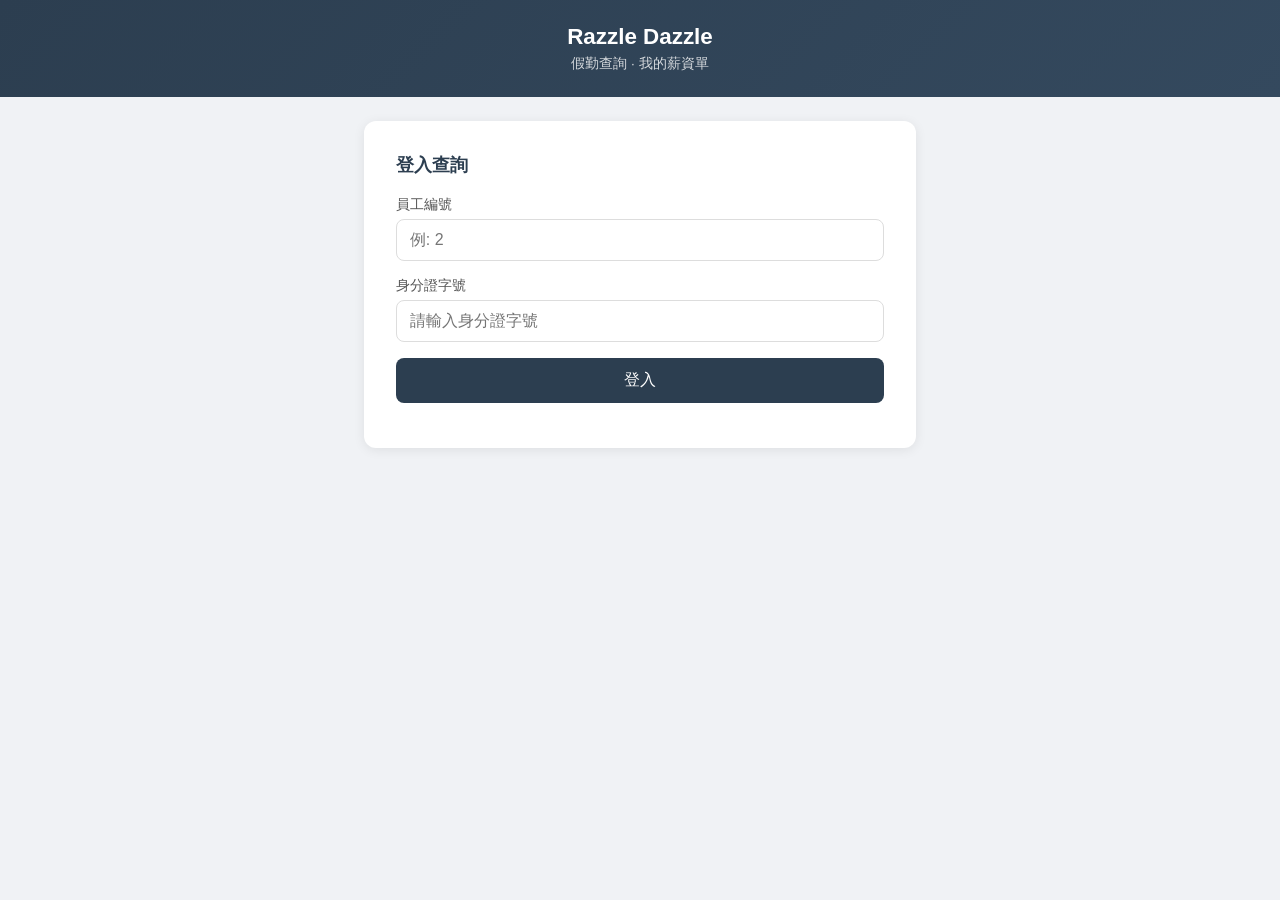
<file: index.html>
<!DOCTYPE html>
<html lang="zh-TW">
<head>
  <meta charset="UTF-8">
  <meta name="viewport" content="width=device-width, initial-scale=1.0">
  <title>Razzle Dazzle - 員工服務</title>
  <style>
    * { margin: 0; padding: 0; box-sizing: border-box; }

    body {
      font-family: -apple-system, BlinkMacSystemFont, 'Segoe UI', Roboto, sans-serif;
      background: #f0f2f5;
      color: #333;
      min-height: 100vh;
    }

    .header {
      background: linear-gradient(135deg, #2C3E50, #34495E);
      color: #fff;
      padding: 1.5rem;
      text-align: center;
    }
    .header h1 { font-size: 1.4rem; font-weight: 600; }
    .header p { font-size: 0.85rem; opacity: 0.8; margin-top: 0.3rem; }

    .container {
      max-width: 600px;
      margin: 0 auto;
      padding: 1.5rem;
    }

    /* Login */
    .login-card {
      background: #fff;
      border-radius: 12px;
      padding: 2rem;
      box-shadow: 0 2px 12px rgba(0,0,0,0.08);
    }
    .login-card h2 {
      font-size: 1.1rem;
      margin-bottom: 1.2rem;
      color: #2C3E50;
    }
    .form-group {
      margin-bottom: 1rem;
    }
    .form-group label {
      display: block;
      font-size: 0.85rem;
      font-weight: 500;
      margin-bottom: 0.3rem;
      color: #555;
    }
    .form-group input, .form-group select {
      width: 100%;
      padding: 0.7rem 0.8rem;
      border: 1.5px solid #ddd;
      border-radius: 8px;
      font-size: 1rem;
      transition: border-color 0.2s;
    }
    .form-group input:focus, .form-group select:focus {
      outline: none;
      border-color: #2C3E50;
    }
    .btn {
      width: 100%;
      padding: 0.75rem;
      background: #2C3E50;
      color: #fff;
      border: none;
      border-radius: 8px;
      font-size: 1rem;
      font-weight: 500;
      cursor: pointer;
      transition: background 0.2s;
    }
    .btn:hover { background: #34495E; }
    .btn:disabled {
      background: #95a5a6;
      cursor: not-allowed;
    }
    .btn-success {
      background: #27ae60;
    }
    .btn-success:hover { background: #219a52; }
    .btn-danger {
      background: #e74c3c;
      padding: 0.4rem 0.8rem;
      width: auto;
      font-size: 0.8rem;
      border-radius: 6px;
    }
    .btn-danger:hover { background: #c0392b; }
    .error-msg {
      color: #e74c3c;
      font-size: 0.85rem;
      margin-top: 0.8rem;
      text-align: center;
    }
    .success-msg {
      color: #27ae60;
      font-size: 0.85rem;
      margin-top: 0.8rem;
      text-align: center;
    }

    /* Dashboard */
    .dashboard { display: none; }
    .dashboard.active { display: block; }
    .login-section.hidden { display: none; }

    .welcome {
      display: flex;
      justify-content: space-between;
      align-items: center;
      margin-bottom: 1.2rem;
    }
    .welcome h2 {
      font-size: 1.1rem;
      color: #2C3E50;
    }
    .logout-btn {
      background: none;
      border: 1px solid #bdc3c7;
      color: #7f8c8d;
      padding: 0.3rem 0.8rem;
      border-radius: 6px;
      cursor: pointer;
      font-size: 0.8rem;
    }
    .logout-btn:hover {
      border-color: #e74c3c;
      color: #e74c3c;
    }

    /* Cards */
    .cards {
      display: grid;
      grid-template-columns: 1fr 1fr 1fr;
      gap: 0.8rem;
      margin-bottom: 1.2rem;
    }
    .card {
      background: #fff;
      border-radius: 10px;
      padding: 1rem;
      text-align: center;
      box-shadow: 0 1px 6px rgba(0,0,0,0.06);
    }
    .card .label {
      font-size: 0.75rem;
      color: #95a5a6;
      margin-bottom: 0.3rem;
    }
    .card .value {
      font-size: 1.5rem;
      font-weight: 700;
    }
    .card .sub {
      font-size: 0.7rem;
      color: #95a5a6;
      margin-top: 0.2rem;
    }
    .card.primary .value { color: #2C3E50; }
    .card.success .value { color: #27ae60; }
    .card.info .value { color: #2980b9; }

    /* Detail section */
    .section {
      background: #fff;
      border-radius: 10px;
      padding: 1.2rem;
      box-shadow: 0 1px 6px rgba(0,0,0,0.06);
      margin-bottom: 1rem;
    }
    .section h3 {
      font-size: 0.95rem;
      color: #2C3E50;
      margin-bottom: 0.8rem;
      padding-bottom: 0.5rem;
      border-bottom: 1px solid #ecf0f1;
    }
    .stat-row {
      display: flex;
      justify-content: space-between;
      padding: 0.5rem 0;
      font-size: 0.85rem;
      border-bottom: 1px solid #f5f5f5;
    }
    .stat-row:last-child { border-bottom: none; }
    .stat-row .stat-label { color: #7f8c8d; }
    .stat-row .stat-value { font-weight: 600; }

    /* Table */
    .leave-table {
      width: 100%;
      border-collapse: collapse;
      font-size: 0.82rem;
    }
    .leave-table th {
      background: #f8f9fa;
      padding: 0.5rem;
      text-align: left;
      font-weight: 500;
      color: #555;
      border-bottom: 2px solid #ecf0f1;
    }
    .leave-table td {
      padding: 0.5rem;
      border-bottom: 1px solid #f5f5f5;
    }
    .leave-table tr:last-child td { border-bottom: none; }

    .badge {
      display: inline-block;
      padding: 0.15rem 0.5rem;
      border-radius: 4px;
      font-size: 0.75rem;
      font-weight: 500;
    }
    .badge-annual { background: #ebf5fb; color: #2980b9; }
    .badge-carryover { background: #fef9e7; color: #f39c12; }
    .badge-comp-earn { background: #eafaf1; color: #27ae60; }
    .badge-comp-use { background: #fdedec; color: #e74c3c; }
    .badge-personal { background: #f5f5f5; color: #7f8c8d; }
    .badge-sick { background: #fdf2e9; color: #e67e22; }
    .badge-cancel { background: #fce4ec; color: #c62828; }
    .badge-pending { background: #fff3e0; color: #e65100; }
    .badge-approved { background: #e8f5e9; color: #2e7d32; }
    .badge-rejected { background: #ffebee; color: #c62828; }

    .empty-msg {
      text-align: center;
      color: #bdc3c7;
      padding: 1.5rem;
      font-size: 0.85rem;
    }

    /* Leave form */
    .leave-form {
      display: none;
    }
    .leave-form.active {
      display: block;
    }
    .form-row {
      display: grid;
      grid-template-columns: 1fr 1fr;
      gap: 0.8rem;
    }

    .refresh-btn {
      background: #3498db;
      color: #fff;
      border: none;
      padding: 0.3rem 0.8rem;
      border-radius: 6px;
      cursor: pointer;
      font-size: 0.8rem;
      margin-right: 0.5rem;
    }
    .refresh-btn:hover { background: #2980b9; }

    .toggle-btn {
      display: inline-block;
      background: #27ae60;
      color: #fff;
      border: none;
      padding: 0.5rem 1rem;
      border-radius: 8px;
      cursor: pointer;
      font-size: 0.85rem;
      margin-bottom: 1rem;
    }
    .toggle-btn:hover { background: #219a52; }

    @media (max-width: 480px) {
      .cards { grid-template-columns: 1fr 1fr; }
      .container { padding: 1rem; }
      .form-row { grid-template-columns: 1fr; }
    }

    [hidden] { display: none !important; }
    .service-tabs { display: grid; grid-template-columns: 1fr 1fr; gap: .6rem; margin-bottom: 1.2rem; }
    .service-tab { border: 1px solid #ccd5df; border-radius: 8px; padding: .85rem .5rem; background: #fff; color: #34495e; cursor: pointer; font: inherit; }
    .service-tab.active { color: #fff; background: #2c3e50; border-color: #2c3e50; }
    .service-tab:focus-visible, button:focus-visible { outline: 3px solid #66a3c5; outline-offset: 2px; }
    .section-hint { color: #647481; font-size: .84rem; line-height: 1.65; margin-bottom: 1rem; }
    #dashboardMessage:empty { display: none; }
    #dashboardMessage { margin-bottom: 1rem; }
    .payslip-list { display: grid; gap: .65rem; }
    .payslip-choice { display: block; width: 100%; border: 1px solid #dbe2e8; border-radius: 8px; background: #fff; text-align: left; padding: .9rem; color: #2c3e50; font: inherit; cursor: pointer; }
    .payslip-choice:hover, .payslip-choice.selected { border-color: #2c3e50; background: #f4f7fa; }
    .payslip-choice-line { display: flex; align-items: center; justify-content: space-between; gap: .5rem; margin-bottom: .5rem; }
    .payslip-choice small { display: block; color: #657582; font-size: .78rem; line-height: 1.6; }
    .payslip-choice .net { display: block; font-size: .98rem; font-weight: 600; margin-top: .5rem; }
    .version-latest { background: #e8f5e9; color: #2e7d32; white-space: nowrap; }
    .version-old { background: #fff3e0; color: #a34b00; white-space: nowrap; }
    .payslip-detail h2 { color: #2c3e50; font-size: 1.25rem; margin-bottom: .6rem; }
    .payslip-meta { font-size: .84rem; color: #647481; line-height: 1.8; margin-bottom: 1rem; }
    .version-warning { border-radius: 8px; background: #fff3e0; color: #894209; padding: .75rem; font-size: .85rem; line-height: 1.6; margin-bottom: 1rem; }
    .salary-group { margin: 1.1rem 0; }
    .salary-group h3 { margin-bottom: .3rem; }
    .salary-line { display: flex; justify-content: space-between; gap: 1rem; padding: .55rem 0; font-size: .87rem; border-bottom: 1px solid #f0f2f5; }
    .salary-line span:last-child { white-space: nowrap; font-variant-numeric: tabular-nums; }
    .salary-totals { background: #f4f7fa; border-radius: 8px; padding: .55rem .9rem; }
    .salary-totals .salary-net { color: #2c3e50; font-size: 1.12rem; font-weight: 700; border-bottom: 0; }
    .print-btn { margin-top: 1rem; }
    .table-scroll { overflow-x: auto; }
    #printNotice { display: none; }
    @media print {
      @page { size: A4; margin: 18mm; }
      body { background: white; color: #111; min-height: 0; }
      body > * { display: none !important; }
      body.printing-payslip > .container { display: block !important; width: 100%; max-width: none; padding: 0; margin: 0; }
      body.printing-payslip .container > * { display: none !important; }
      body.printing-payslip .container > #dashboard { display: block !important; }
      body.printing-payslip #dashboard > * { display: none !important; }
      body.printing-payslip #dashboard > #payslipPanel { display: block !important; }
      body.printing-payslip #payslipPanel > * { display: none !important; }
      body.printing-payslip #payslipPanel > #payslipDetail:not([hidden]) { display: block !important; box-shadow: none; padding: 0; border-radius: 0; }
      body.printing-payslip .print-btn { display: none !important; }
      .salary-group, .salary-totals { break-inside: avoid; }
      body:not(.printing-payslip) > #printNotice { display: block !important; }
    }
  </style>
</head>
<body>
  <div class="header">
    <h1>Razzle Dazzle</h1>
    <p>假勤查詢 · 我的薪資單</p>
  </div>

  <div class="container">
    <!-- Login -->
    <div class="login-section" id="loginSection">
      <div class="login-card">
        <h2>登入查詢</h2>
        <form id="loginForm">
          <div class="form-group">
            <label for="empId">員工編號</label>
            <input type="text" id="empId" placeholder="例: 2" inputmode="numeric" autocomplete="off" required>
          </div>
          <div class="form-group">
            <label for="birthday">身分證字號</label>
            <input type="password" id="birthday" placeholder="請輸入身分證字號" maxlength="10" autocomplete="off" autocapitalize="characters" spellcheck="false" required>
          </div>
          <button type="submit" class="btn" id="loginBtn">登入</button>
          <div class="error-msg" id="errorMsg" role="alert"></div>
        </form>
      </div>
    </div>

    <!-- Dashboard -->
    <div class="dashboard" id="dashboard">
      <div class="welcome">
        <h2 id="welcomeName"></h2>
        <div>
          <button class="refresh-btn" id="refreshBtn">重新整理</button>
          <button class="logout-btn" id="logoutBtn">登出</button>
        </div>
      </div>

      <div class="service-tabs" role="tablist" aria-label="員工服務">
        <button type="button" id="leaveTab" role="tab" aria-selected="true" aria-controls="leavePanel" class="service-tab active">假勤查詢</button>
        <button type="button" id="payslipTab" role="tab" aria-selected="false" aria-controls="payslipPanel" class="service-tab">我的薪資單</button>
      </div>
      <p id="dashboardMessage" class="error-msg" role="alert"></p>
      <div id="leavePanel" role="tabpanel" aria-labelledby="leaveTab">
      <!-- Summary cards -->
      <div class="cards">
        <div class="card primary">
          <div class="label">特休應有</div>
          <div class="value" id="totalDays">-</div>
          <div class="sub">天</div>
        </div>
        <div class="card success">
          <div class="label">特休剩餘</div>
          <div class="value" id="remainDays">-</div>
          <div class="sub">天</div>
        </div>
        <div class="card info">
          <div class="label">補休剩餘</div>
          <div class="value" id="compDays">-</div>
          <div class="sub">天</div>
        </div>
      </div>

      <!-- Leave request button -->
      <button class="toggle-btn" id="toggleLeaveForm">+ 申請假單</button>

      <!-- Leave request form -->
      <div class="section leave-form" id="leaveForm">
        <h3>申請假單</h3>
        <form id="submitLeaveForm">
          <div class="form-row">
            <div class="form-group">
              <label>日期</label>
              <input type="date" id="leaveDate" required>
            </div>
            <div class="form-group">
              <label>天數</label>
              <input type="number" id="leaveDays" value="1" min="0.5" max="30" step="0.5" required>
            </div>
          </div>
          <div class="form-group">
            <label>假別</label>
            <select id="leaveType" required>
              <option value="">請選擇</option>
              <option value="特休">特休</option>
              <option value="結轉特休">結轉特休</option>
              <option value="補休(使用)">補休(使用)</option>
              <option value="事假">事假</option>
              <option value="病假">病假</option>
            </select>
          </div>
          <div class="form-group">
            <label>備註</label>
            <input type="text" id="leaveNote" placeholder="選填">
          </div>
          <button type="submit" class="btn btn-success" id="submitLeaveBtn">送出假單</button>
          <div class="error-msg" id="leaveErrorMsg"></div>
          <div class="success-msg" id="leaveSuccessMsg"></div>
        </form>
      </div>

      <!-- Detail stats -->
      <div class="section">
        <h3>特休明細</h3>
        <div class="stat-row">
          <span class="stat-label">本年特休</span>
          <span class="stat-value" id="annualTotal">-</span>
        </div>
        <div class="stat-row">
          <span class="stat-label">已使用</span>
          <span class="stat-value" id="annualUsed">-</span>
        </div>
        <div class="stat-row">
          <span class="stat-label">剩餘</span>
          <span class="stat-value" id="annualRemain">-</span>
        </div>
      </div>

      <div class="section">
        <h3>結轉</h3>
        <div class="stat-row">
          <span class="stat-label">前年結轉天數</span>
          <span class="stat-value" id="carryTotal">-</span>
        </div>
        <div class="stat-row">
          <span class="stat-label">結轉狀態</span>
          <span class="stat-value" id="carryStatus">-</span>
        </div>
        <div class="stat-row">
          <span class="stat-label">結轉已使用</span>
          <span class="stat-value" id="carryUsed">-</span>
        </div>
        <div class="stat-row">
          <span class="stat-label">結轉剩餘</span>
          <span class="stat-value" id="carryRemain">-</span>
        </div>
      </div>

      <div class="section">
        <h3>補休</h3>
        <div class="stat-row">
          <span class="stat-label">本年獲得</span>
          <span class="stat-value" id="compEarned">-</span>
        </div>
        <div class="stat-row">
          <span class="stat-label">已使用</span>
          <span class="stat-value" id="compUsed">-</span>
        </div>
        <div class="stat-row">
          <span class="stat-label">剩餘</span>
          <span class="stat-value" id="compRemain">-</span>
        </div>
      </div>

      <!-- Leave details table -->
      <div class="section">
        <h3>請假記錄</h3>
        <div id="leaveTableContainer"></div>
      </div>
      </div>
      <div id="payslipPanel" role="tabpanel" aria-labelledby="payslipTab" hidden>
        <div class="section payslip-browser">
          <h3>我的薪資單</h3>
          <p class="section-hint">這裡只顯示主管已確認發布的薪資單。修改後會保留歷史版本，請以標示「最新版本」的內容為準。</p>
          <div class="form-group">
            <label for="payslipMonth">薪資月份</label>
            <select id="payslipMonth" disabled><option value="">尚未載入</option></select>
          </div>
          <p id="payslipStatus" class="section-hint" role="status" aria-live="polite"></p>
          <div id="payslipList" class="payslip-list"></div>
        </div>
        <div id="payslipDetail" class="section payslip-detail" aria-live="polite" hidden></div>
      </div>
    </div>
  </div>
  <p id="printNotice">請登入後開啟薪資單，再按「列印／另存 PDF」。</p>

  <script>
    // Google Apps Script Web App URL
    var API_URL = 'https://script.google.com/macros/s/AKfycbxRaMP48S16xmZGdvPxNm2YIH_pO1rebHh_tqnngD4XWPC-9Vq39NlQ8kupKuuiKV3W/exec';

    // 身分證僅用於登入。登入後只在目前分頁的記憶體保留短效 session。
    var currentSession = null;
    var sessionEpoch = 0;
    var sessionTimer = null;
    var activeRequests = new Set();
    var activeTab = 'leave';
    var payslips = [];
    var payslipsLoaded = false;
    var selectedPayslip = null;
    var listRequestId = 0;
    var detailRequestId = 0;
    var leaveMutationPending = false;
    var profileRequestId = 0;
    var loginForm = document.getElementById('loginForm');
    var loginSection = document.getElementById('loginSection');
    var dashboard = document.getElementById('dashboard');
    var errorMsg = document.getElementById('errorMsg');
    var loginBtn = document.getElementById('loginBtn');
    var logoutBtn = document.getElementById('logoutBtn');
    var refreshBtn = document.getElementById('refreshBtn');
    var toggleLeaveForm = document.getElementById('toggleLeaveForm');
    var leaveForm = document.getElementById('leaveForm');
    var submitLeaveForm = document.getElementById('submitLeaveForm');
    var payslipMonth = document.getElementById('payslipMonth');
    var payslipList = document.getElementById('payslipList');
    var payslipStatus = document.getElementById('payslipStatus');
    var payslipDetail = document.getElementById('payslipDetail');
    var statIds = ['totalDays', 'remainDays', 'compDays', 'annualTotal', 'annualUsed', 'annualRemain',
      'carryTotal', 'carryStatus', 'carryUsed', 'carryRemain', 'compEarned', 'compUsed', 'compRemain'];

    function element(tag, className, text) {
      var node = document.createElement(tag);
      if (className) node.className = className;
      if (text !== undefined) node.textContent = String(text);
      return node;
    }
    function uiError(message, code) {
      var error = new Error(message);
      error.code = code || '';
      return error;
    }
    function isStale(error) { return error && (error.code === 'STALE' || error.code === 'AUTH_REQUIRED'); }
    function sessionIsCurrent(epoch) { return !!currentSession && sessionEpoch === epoch; }
    function expiryMillis(value) {
      if (typeof value === 'number') return value < 1e12 ? value * 1000 : value;
      return Date.parse(value);
    }
    function sessionExpired() { return !currentSession || Date.now() >= currentSession.expiresAt; }

    async function callAPI(data, independent) {
      var controller = new AbortController();
      var timeout = setTimeout(function() { controller.abort(); }, 45000);
      if (!independent) activeRequests.add(controller);
      try {
        var response = await fetch(API_URL, {
          method: 'POST', headers: { 'Content-Type': 'text/plain' },
          body: JSON.stringify(data), redirect: 'follow', cache: 'no-store', signal: controller.signal
        });
        if (!response.ok) throw uiError('服務暫時無法連線，請稍後再試。');
        var json;
        try { json = await response.json(); }
        catch (error) { throw uiError('系統回應格式不符，請聯絡管理者確認新版服務已部署。', 'API_VERSION'); }
        if (!json || typeof json !== 'object') throw uiError('系統回應格式不符，請聯絡管理者。', 'API_VERSION');
        return json;
      } catch (error) {
        if (error.name === 'AbortError') throw uiError('連線逾時或已取消，請稍後重新整理。');
        if (error instanceof TypeError) throw uiError('網路連線失敗，請確認網路後再試。');
        throw error;
      } finally {
        clearTimeout(timeout);
        activeRequests.delete(controller);
      }
    }

    async function sessionAPI(action, values) {
      var epoch = sessionEpoch;
      if (sessionExpired()) {
        clearSession('登入已逾時，請重新登入。');
        throw uiError('登入已逾時，請重新登入。', 'AUTH_REQUIRED');
      }
      var token = currentSession.token;
      var json;
      try { json = await callAPI(Object.assign({}, values || {}, { action: action, session_token: token })); }
      catch (error) {
        if (!sessionIsCurrent(epoch)) throw uiError('已取消舊的查詢。', 'STALE');
        throw error;
      }
      if (!sessionIsCurrent(epoch)) throw uiError('已取消舊的查詢。', 'STALE');
      if (sessionExpired()) {
        clearSession('登入已逾時，請重新登入。');
        throw uiError('請重新登入。', 'AUTH_REQUIRED');
      }
      if (json.error || json.success === false) {
        if (json.code === 'AUTH_REQUIRED') {
          clearSession('登入已逾時或已登出，請重新登入。');
          throw uiError('請重新登入。', 'AUTH_REQUIRED');
        }
        throw uiError(json.error || '系統暫時無法處理，請稍後再試。', json.code);
      }
      if (!json.data || typeof json.data !== 'object') {
        throw uiError('目前後端尚未提供這個功能，請聯絡管理者完成新版服務部署。', 'API_VERSION');
      }
      return json;
    }

    function clearPayslipDetail() {
      detailRequestId++;
      selectedPayslip = null;
      payslipDetail.replaceChildren();
      payslipDetail.hidden = true;
      document.body.classList.remove('printing-payslip');
    }

    function clearSession(message) {
      sessionEpoch++;
      clearTimeout(sessionTimer);
      sessionTimer = null;
      currentSession = null;
      activeRequests.forEach(function(controller) { controller.abort(); });
      activeRequests.clear();
      listRequestId++;
      profileRequestId++;
      clearPayslipDetail();
      payslips = [];
      payslipsLoaded = false;
      payslipList.replaceChildren();
      payslipMonth.replaceChildren(element('option', '', '尚未載入'));
      payslipMonth.disabled = true;
      payslipStatus.textContent = '';
      document.getElementById('welcomeName').textContent = '';
      document.getElementById('leaveTableContainer').replaceChildren();
      statIds.forEach(function(id) { document.getElementById(id).textContent = '-'; });
      ['dashboardMessage', 'leaveErrorMsg', 'leaveSuccessMsg'].forEach(function(id) { document.getElementById(id).textContent = ''; });
      loginForm.reset();
      submitLeaveForm.reset();
      leaveForm.classList.remove('active');
      toggleLeaveForm.textContent = '+ 申請假單';
      leaveMutationPending = false;
      document.getElementById('submitLeaveBtn').disabled = false;
      document.getElementById('submitLeaveBtn').textContent = '送出假單';
      refreshBtn.disabled = false;
      refreshBtn.textContent = '重新整理';
      loginBtn.disabled = false;
      loginBtn.textContent = '登入';
      loginSection.classList.remove('hidden');
      dashboard.classList.remove('active');
      showTab('leave', false);
      errorMsg.textContent = message || '';
    }

    function installSession(data) {
      var expiresAt = expiryMillis(data.session_expires_at);
      if (!data.session_token || !data.emp_id || !Number.isFinite(expiresAt) || expiresAt <= Date.now()) {
        throw uiError('目前後端尚未更新安全登入功能，請聯絡管理者完成新版服務部署。', 'API_VERSION');
      }
      currentSession = { token: String(data.session_token), empId: String(data.emp_id), expiresAt: expiresAt };
      var epoch = sessionEpoch;
      clearTimeout(sessionTimer);
      sessionTimer = setTimeout(function() {
        if (sessionIsCurrent(epoch)) clearSession('登入已逾時，請重新登入。');
      }, Math.min(expiresAt - Date.now(), 2147483647));
    }

    loginForm.addEventListener('submit', async function(event) {
      event.preventDefault();
      if (loginBtn.disabled) return;
      var empId = document.getElementById('empId').value.trim();
      var credential = document.getElementById('birthday').value.trim();
      if (!empId || !credential) { errorMsg.textContent = '請輸入員工編號與身分證字號。'; return; }
      clearSession();
      document.getElementById('empId').value = empId;
      var epoch = sessionEpoch;
      loginBtn.disabled = true;
      loginBtn.textContent = '登入中...';
      var request = callAPI({ action: 'login', emp_id: empId, birthday: credential });
      credential = '';
      try {
        var json = await request;
        if (sessionEpoch !== epoch) return;
        if (json.error || json.success === false) throw uiError(json.error || '登入失敗，請重新確認。', json.code);
        installSession(json.data || {});
        renderDashboard(json.data);
        document.getElementById('empId').value = '';
      } catch (error) {
        if (sessionEpoch === epoch) clearSession(error.message || '登入失敗，請稍後再試。');
      } finally {
        if (sessionEpoch === epoch) {
          loginBtn.disabled = false;
          loginBtn.textContent = '登入';
        }
      }
    });

    logoutBtn.addEventListener('click', function() {
      var token = currentSession && currentSession.token;
      clearSession('已登出。');
      // 即使立即登入另一個帳號，也讓前一個 session 的撤銷請求完成。
      if (token) callAPI({ action: 'logout', session_token: token }, true).catch(function() {});
    });

    function showTab(tab, shouldLoad) {
      activeTab = tab;
      ['leave', 'payslip'].forEach(function(name) {
        var isSelected = tab === name;
        var button = document.getElementById(name + 'Tab');
        button.classList.toggle('active', isSelected);
        button.setAttribute('aria-selected', isSelected ? 'true' : 'false');
        document.getElementById(name + 'Panel').hidden = !isSelected;
      });
      if (tab === 'payslip' && shouldLoad !== false && !payslipsLoaded) loadPayslips();
    }
    document.getElementById('leaveTab').addEventListener('click', function() { showTab('leave'); });
    document.getElementById('payslipTab').addEventListener('click', function() { showTab('payslip'); });

    refreshBtn.addEventListener('click', async function() {
      if (refreshBtn.disabled) return;
      var epoch = sessionEpoch;
      refreshBtn.disabled = true;
      refreshBtn.textContent = '更新中...';
      document.getElementById('dashboardMessage').textContent = '';
      try {
        if (activeTab === 'payslip') await loadPayslips();
        else {
          var requestId = ++profileRequestId;
          var json = await sessionAPI('session_profile');
          if (sessionIsCurrent(epoch) && requestId === profileRequestId) renderDashboard(json.data);
        }
      } catch (error) {
        if (sessionIsCurrent(epoch) && !isStale(error)) document.getElementById('dashboardMessage').textContent = error.message;
      } finally {
        if (sessionIsCurrent(epoch)) { refreshBtn.disabled = false; refreshBtn.textContent = '重新整理'; }
      }
    });

    toggleLeaveForm.addEventListener('click', function() {
      leaveForm.classList.toggle('active');
      toggleLeaveForm.textContent = leaveForm.classList.contains('active') ? '✕ 取消' : '+ 申請假單';
    });
    submitLeaveForm.addEventListener('submit', async function(event) {
      event.preventDefault();
      if (leaveMutationPending) return;
      var epoch = sessionEpoch;
      var leaveErrorMsg = document.getElementById('leaveErrorMsg');
      var leaveSuccessMsg = document.getElementById('leaveSuccessMsg');
      var submitBtn = document.getElementById('submitLeaveBtn');
      leaveErrorMsg.textContent = '';
      leaveSuccessMsg.textContent = '';
      leaveMutationPending = true;
      submitBtn.disabled = true;
      submitBtn.textContent = '送出中...';
      var requestId = ++profileRequestId;
      try {
        var json = await sessionAPI('submit_leave', {
          date: document.getElementById('leaveDate').value,
          leave_type: document.getElementById('leaveType').value,
          days: parseFloat(document.getElementById('leaveDays').value),
          note: document.getElementById('leaveNote').value
        });
        if (!sessionIsCurrent(epoch)) return;
        if (requestId === profileRequestId) renderDashboard(json.data);
        leaveSuccessMsg.textContent = json.message || '假單已送出，等待審核！';
        submitLeaveForm.reset();
      } catch (error) {
        if (sessionIsCurrent(epoch) && !isStale(error)) leaveErrorMsg.textContent = error.message + ' 若不確定是否已送出，請先重新整理確認。';
      } finally {
        if (sessionIsCurrent(epoch)) {
          leaveMutationPending = false;
          submitBtn.disabled = false;
          submitBtn.textContent = '送出假單';
        }
      }
    });

    async function cancelLeave(detail, button) {
      if (leaveMutationPending || !confirm('確定要撤回這筆 ' + detail.type + '（' + detail.date + '）嗎？')) return;
      var epoch = sessionEpoch;
      var requestId = ++profileRequestId;
      leaveMutationPending = true;
      button.disabled = true;
      document.getElementById('dashboardMessage').textContent = '';
      try {
        var json = await sessionAPI('withdraw_leave', { date: detail.date, leave_type: detail.type, days: detail.days });
        if (sessionIsCurrent(epoch) && requestId === profileRequestId) renderDashboard(json.data);
      } catch (error) {
        if (sessionIsCurrent(epoch) && !isStale(error)) document.getElementById('dashboardMessage').textContent = error.message + ' 請重新整理確認假單狀態。';
      } finally {
        if (sessionIsCurrent(epoch)) { leaveMutationPending = false; button.disabled = false; }
      }
    }

    function renderDashboard(data) {
      if (!currentSession || !data || !data.annual_leave) throw uiError('假勤資料格式不符，請聯絡管理者。');
      if (data.emp_id !== undefined && String(data.emp_id) !== currentSession.empId) {
        clearSession('帳號資料不一致，請重新登入。');
        throw uiError('請重新登入。', 'AUTH_REQUIRED');
      }
      loginSection.classList.add('hidden');
      dashboard.classList.add('active');
      var al = data.annual_leave;
      document.getElementById('welcomeName').textContent = data.name + '，你好';
      var values = {
        totalDays: al.total, remainDays: al.remaining, compDays: al.comp_remaining,
        annualTotal: al.total + ' 天', annualUsed: al.used + ' 天', annualRemain: al.remaining + ' 天',
        carryTotal: al.carryover_total + ' 天', carryStatus: al.carryover_valid ? '有效（6/30 前）' : '已過期',
        carryUsed: al.carryover_used + ' 天', carryRemain: al.carryover_remaining + ' 天',
        compEarned: al.comp_earned + ' 天', compUsed: al.comp_used + ' 天', compRemain: al.comp_remaining + ' 天'
      };
      Object.keys(values).forEach(function(id) { document.getElementById(id).textContent = values[id]; });
      renderLeaveTable(al.details);
    }

    function getBadgeClass(type) {
      return ({ '特休': 'badge-annual', '結轉特休': 'badge-carryover', '補休(獲得)': 'badge-comp-earn',
        '補休(使用)': 'badge-comp-use', '事假': 'badge-personal', '病假': 'badge-sick' })[type] || 'badge-personal';
    }
    function renderLeaveTable(details) {
      var container = document.getElementById('leaveTableContainer');
      container.replaceChildren();
      if (!Array.isArray(details) || !details.length) {
        container.appendChild(element('div', 'empty-msg', '本年度無請假記錄'));
        return;
      }
      var scroll = element('div', 'table-scroll');
      var table = element('table', 'leave-table');
      var head = element('thead');
      var headRow = element('tr');
      ['日期', '假別', '天數', '狀態', '備註', '操作'].forEach(function(title) { headRow.appendChild(element('th', '', title)); });
      head.appendChild(headRow);
      table.appendChild(head);
      var body = element('tbody');
      details.forEach(function(detail) {
        var row = element('tr');
        row.appendChild(element('td', '', detail.date || ''));
        var typeCell = element('td');
        typeCell.appendChild(element('span', 'badge ' + getBadgeClass(detail.type), detail.type || ''));
        row.appendChild(typeCell);
        row.appendChild(element('td', '', detail.days));
        var statusCell = element('td');
        var statusClass = ({ '待審核': 'badge-pending', '核准': 'badge-approved', '駁回': 'badge-rejected', '已撤回': 'badge-personal' })[detail.status] || 'badge-personal';
        statusCell.appendChild(element('span', 'badge ' + statusClass, detail.status || ''));
        row.appendChild(statusCell);
        row.appendChild(element('td', '', detail.note || ''));
        var action = element('td');
        if (detail.days > 0 && detail.status === '待審核') {
          var button = element('button', 'btn btn-danger', '撤回');
          button.type = 'button';
          button.addEventListener('click', function() { cancelLeave(detail, button); });
          action.appendChild(button);
        } else if (detail.days < 0) action.textContent = '已取消';
        row.appendChild(action);
        body.appendChild(row);
      });
      table.appendChild(body);
      scroll.appendChild(table);
      container.appendChild(scroll);
    }

    function formatNumber(value) {
      return Number.isFinite(value) ? value.toLocaleString('zh-TW', { maximumFractionDigits: 20 }) : '—';
    }
    function formatPublished(value) {
      var date = new Date(value);
      if (!Number.isFinite(date.getTime())) return '時間待確認';
      return date.toLocaleString('zh-TW', { timeZone: 'Asia/Taipei', hour12: false,
        year: 'numeric', month: '2-digit', day: '2-digit', hour: '2-digit', minute: '2-digit' });
    }
    function versionBadge(isLatest) {
      return element('span', 'badge ' + (isLatest ? 'version-latest' : 'version-old'), isLatest ? '最新版本' : '歷史版本');
    }
    async function loadPayslips() {
      var epoch = sessionEpoch;
      var requestId = ++listRequestId;
      var previousMonth = payslipMonth.value;
      clearPayslipDetail();
      payslips = [];
      payslipsLoaded = false;
      payslipList.replaceChildren();
      payslipMonth.disabled = true;
      payslipMonth.replaceChildren(element('option', '', '載入中…'));
      payslipStatus.textContent = '正在讀取已發布的薪資單…';
      try {
        var json = await sessionAPI('payslip_list');
        if (!sessionIsCurrent(epoch) || requestId !== listRequestId) return;
        if (!Array.isArray(json.data.payslips)) throw uiError('目前後端尚未提供薪資單查詢，請聯絡管理者完成新版服務部署。', 'API_VERSION');
        payslips = json.data.payslips.filter(function(item) {
          return item && typeof item.id === 'string' && /^\d{4}-\d{2}$/.test(item.month) &&
            Number.isInteger(item.version) && item.version > 0 && Number.isFinite(item.net) && typeof item.is_latest === 'boolean';
        }).sort(function(a, b) { return b.month.localeCompare(a.month) || b.version - a.version; });
        if (payslips.length !== json.data.payslips.length) throw uiError('薪資單清單資料不完整，請聯絡管理者確認。');
        payslipsLoaded = true;
        payslipMonth.replaceChildren();
        var months = Array.from(new Set(payslips.map(function(item) { return item.month; })));
        if (!months.length) {
          payslipMonth.appendChild(element('option', '', '尚無已發布薪資單'));
          payslipStatus.textContent = '目前沒有已發布的薪資單。主管確認發布後，就會顯示在這裡。';
          return;
        }
        months.forEach(function(month) {
          var option = element('option', '', month.replace('-', ' 年 ') + ' 月');
          option.value = month;
          payslipMonth.appendChild(option);
        });
        payslipMonth.value = months.indexOf(previousMonth) >= 0 ? previousMonth : months[0];
        payslipMonth.disabled = false;
        renderPayslipList();
      } catch (error) {
        if (sessionIsCurrent(epoch) && requestId === listRequestId && !isStale(error)) {
          payslips = [];
          payslipsLoaded = false;
          payslipMonth.replaceChildren(element('option', '', '讀取失敗'));
          payslipStatus.textContent = error.message + ' 可按上方「重新整理」重試。';
        }
      }
    }
    payslipMonth.addEventListener('change', function() { clearPayslipDetail(); renderPayslipList(); });

    function renderPayslipList() {
      payslipList.replaceChildren();
      var visible = payslips.filter(function(item) { return item.month === payslipMonth.value; });
      payslipStatus.textContent = visible.length ? '共 ' + visible.length + ' 個已發布版本，點選查看明細。' : '這個月份沒有已發布的薪資單。';
      visible.forEach(function(item) {
        var button = element('button', 'payslip-choice' + (selectedPayslip && selectedPayslip.id === item.id ? ' selected' : ''));
        button.type = 'button';
        button.setAttribute('aria-label', item.month + ' 第 ' + item.version + ' 版，' + (item.is_latest ? '最新版本' : '歷史版本'));
        var line = element('div', 'payslip-choice-line');
        line.appendChild(element('strong', '', item.month + ' · 第 ' + item.version + ' 版'));
        line.appendChild(versionBadge(item.is_latest));
        button.appendChild(line);
        button.appendChild(element('small', '', '發布時間：' + formatPublished(item.published_at)));
        button.appendChild(element('span', 'net', '實領金額 NT$ ' + formatNumber(item.net)));
        button.addEventListener('click', function() { loadPayslip(item.id); });
        payslipList.appendChild(button);
      });
    }

    function validatePayslip(data) {
      var snapshot = data && data.snapshot;
      return data && typeof data.id === 'string' && typeof data.is_latest === 'boolean' &&
        Number.isInteger(data.version) && data.version > 0 && snapshot && snapshot.schema_version === 1 &&
        snapshot.employee && currentSession && String(snapshot.employee.id) === currentSession.empId &&
        /^\d{4}-\d{2}$/.test(snapshot.month) && snapshot.month === data.month && snapshot.currency === 'TWD' &&
        Array.isArray(snapshot.items) && snapshot.items.every(function(item) {
          return item && ['earning', 'deduction', 'info'].indexOf(item.kind) >= 0 &&
            typeof item.label === 'string' && Number.isFinite(item.value) && ['元', '小時', '天'].indexOf(item.unit) >= 0;
        }) && snapshot.totals && ['gross', 'deductions', 'net'].every(function(key) { return Number.isFinite(snapshot.totals[key]); });
    }
    async function loadPayslip(id) {
      var epoch = sessionEpoch;
      clearPayslipDetail();
      var requestId = detailRequestId;
      payslipDetail.hidden = false;
      payslipDetail.appendChild(element('p', 'section-hint', '正在讀取薪資明細…'));
      try {
        var json = await sessionAPI('payslip_get', { id: id });
        if (!sessionIsCurrent(epoch) || requestId !== detailRequestId) return;
        if (json.data.id !== id || !validatePayslip(json.data)) throw uiError('薪資單資料不完整或帳號不一致，請重新整理；若仍出現，請聯絡管理者。');
        selectedPayslip = json.data;
        renderPayslipList();
        renderPayslipDetail(json.data);
      } catch (error) {
        if (sessionIsCurrent(epoch) && requestId === detailRequestId && !isStale(error)) {
          payslipDetail.replaceChildren(element('p', 'error-msg', error.message));
        }
      }
    }

    function salaryLine(label, value, className) {
      var row = element('div', 'salary-line' + (className ? ' ' + className : ''));
      row.appendChild(element('span', '', label));
      row.appendChild(element('span', '', value));
      return row;
    }
    function renderPayslipDetail(data) {
      var snapshot = data.snapshot;
      payslipDetail.replaceChildren();
      payslipDetail.hidden = false;
      payslipDetail.appendChild(element('h2', '', 'Razzle Dazzle · ' + snapshot.month + ' 薪資單'));
      var meta = element('div', 'payslip-meta');
      meta.appendChild(element('div', '', snapshot.employee.name + ' · 員工編號 ' + snapshot.employee.id));
      meta.appendChild(element('div', '', '第 ' + data.version + ' 版 · 發布時間 ' + formatPublished(data.published_at)));
      meta.appendChild(versionBadge(data.is_latest));
      payslipDetail.appendChild(meta);
      if (!data.is_latest) payslipDetail.appendChild(element('p', 'version-warning', '這是歷史版本，僅供核對修改紀錄。當月薪資請以最新版本為準。'));
      [{ kind: 'earning', title: '應發項目' }, { kind: 'deduction', title: '扣款項目' }, { kind: 'info', title: '工時與其他資訊' }].forEach(function(group) {
        var section = element('div', 'salary-group');
        section.appendChild(element('h3', '', group.title));
        snapshot.items.filter(function(item) { return item.kind === group.kind; }).forEach(function(item) {
          section.appendChild(salaryLine(item.label, formatNumber(item.value) + ' ' + item.unit));
        });
        payslipDetail.appendChild(section);
      });
      var totals = element('div', 'salary-totals');
      totals.appendChild(salaryLine('應發合計', 'NT$ ' + formatNumber(snapshot.totals.gross)));
      totals.appendChild(salaryLine('扣款合計', 'NT$ ' + formatNumber(snapshot.totals.deductions)));
      totals.appendChild(salaryLine('實領金額', 'NT$ ' + formatNumber(snapshot.totals.net), 'salary-net'));
      payslipDetail.appendChild(totals);
      var printButton = element('button', 'btn print-btn', '列印／另存 PDF');
      printButton.type = 'button';
      printButton.addEventListener('click', printPayslip);
      payslipDetail.appendChild(printButton);
    }
    function printPayslip() {
      if (sessionExpired()) { clearSession('登入已逾時，請重新登入後再列印。'); return; }
      if (!selectedPayslip || payslipDetail.hidden || !validatePayslip(selectedPayslip)) return;
      document.body.classList.add('printing-payslip');
      try { window.print(); }
      finally { document.body.classList.remove('printing-payslip'); }
    }
    window.addEventListener('beforeprint', function() {
      if (sessionExpired()) clearSession('登入已逾時，請重新登入。');
      if (!selectedPayslip || payslipDetail.hidden) document.body.classList.remove('printing-payslip');
    });
    window.addEventListener('afterprint', function() { document.body.classList.remove('printing-payslip'); });
    window.addEventListener('pagehide', function() { clearSession(); });

  </script>
</body>
</html>
</file>
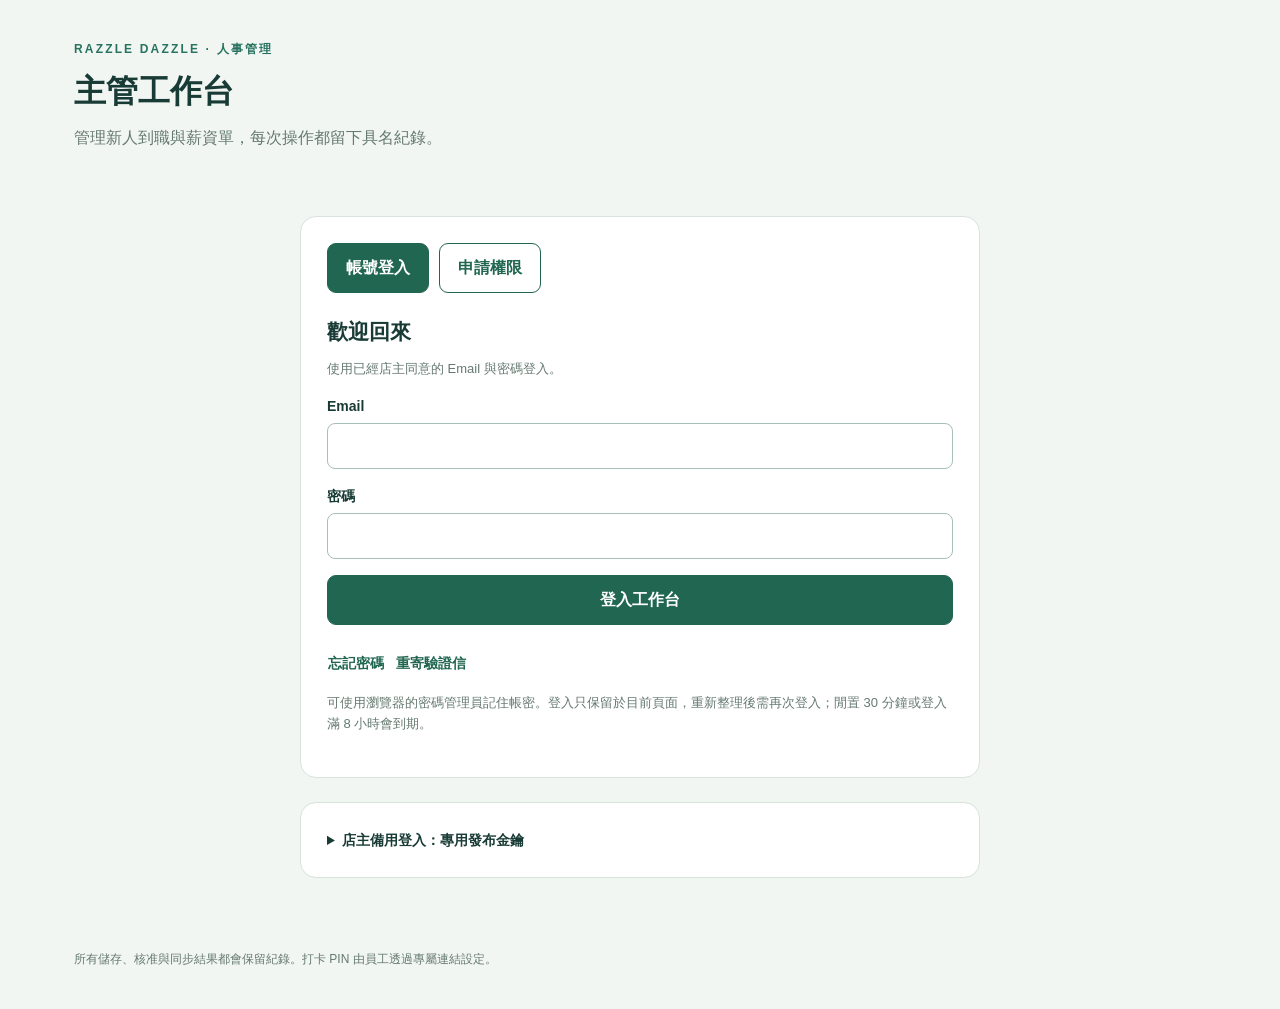
<file: manager.html>
<!doctype html>
<html lang="zh-Hant">
<head>
<meta charset="utf-8"><meta name="viewport" content="width=device-width,initial-scale=1">
<meta name="referrer" content="no-referrer"><meta http-equiv="Content-Security-Policy" content="default-src 'none'; script-src 'self'; style-src 'self'; connect-src https://script.google.com https://script.googleusercontent.com; img-src 'self' data:; base-uri 'none'; form-action 'none'">
<title>主管工作台｜Razzle Dazzle</title><link rel="stylesheet" href="onboarding.css?v=6e8ddce1cad5"><link rel="stylesheet" href="manager.css">
</head>
<body>
<header><div class="brand">RAZZLE DAZZLE · 人事管理</div><h1>主管工作台</h1><p>管理新人到職與薪資單，每次操作都留下具名紀錄。</p></header>
<main>
<section id="ma-auth" class="card auth-card" aria-label="主管帳號">
<div class="auth-tabs"><button id="ma-tab-login" class="secondary" aria-pressed="true" type="button">帳號登入</button><button id="ma-tab-register" class="secondary" aria-pressed="false" type="button">申請權限</button></div>
<div id="ma-login"><h2>歡迎回來</h2><p class="hint">使用已經店主同意的 Email 與密碼登入。</p><form id="ma-login-form"><label>Email<input id="ma-login-email" type="email" autocomplete="username" required maxlength="254" inputmode="email" autocapitalize="none"></label><label>密碼<input id="ma-login-password" type="password" autocomplete="current-password" required maxlength="128"></label><button class="full-width" type="submit">登入工作台</button></form><div class="actions"><button id="ma-forgot-link" class="auth-link" type="button">忘記密碼</button><button id="ma-resend-link" class="auth-link" type="button">重寄驗證信</button></div><p class="hint">可使用瀏覽器的密碼管理員記住帳密。登入只保留於目前頁面，重新整理後需再次登入；閒置 30 分鐘或登入滿 8 小時會到期。</p></div>
<div id="ma-register" hidden><h2>申請主管權限</h2><p class="hint">先驗證你的 Email，再由店主於通知信中同意。</p><div class="auth-scope"><strong>這份申請包含以下權限</strong><p>管理新人到職：查看申請、設定薪資及建立員工帳號。</p><p>發布員工薪資單：將確認後的薪資單發布給員工。</p></div><form id="ma-register-form"><label>實際操作人姓名<input id="ma-register-name" autocomplete="name" required maxlength="80"></label><label>Email<input id="ma-register-email" type="email" autocomplete="email" required maxlength="254" inputmode="email" autocapitalize="none"></label><label>設定密碼<input id="ma-register-password" type="password" autocomplete="new-password" required minlength="7" maxlength="72" aria-describedby="ma-password-help"></label><p id="ma-password-help" class="hint">至少 7 個字元；中文最多 24 字（總長不得超過 72 個 UTF-8 位元組）。建議使用容易記住的長句。</p><label>再輸入一次密碼<input id="ma-register-repeat" type="password" autocomplete="new-password" required minlength="7" maxlength="72"></label><button class="full-width" type="submit">送出申請並驗證信箱</button></form></div>
<div id="ma-forgot" hidden><h2>重設密碼</h2><p class="hint">請填寫申請時使用的 Email。</p><form id="ma-forgot-form"><label>Email<input id="ma-forgot-email" type="email" autocomplete="email" required maxlength="254" inputmode="email" autocapitalize="none"></label><button class="full-width" type="submit">寄送重設連結</button></form><button id="ma-back-login" class="auth-link" type="button">返回登入</button></div>
<div id="ma-resend" hidden><h2>重寄驗證信</h2><p class="hint">適用於尚未驗證 Email 的申請。請輸入申請時的帳密；寄出新信後，原驗證連結會失效。</p><form id="ma-resend-form"><label>Email<input id="ma-resend-email" type="email" autocomplete="username" required maxlength="254" inputmode="email" autocapitalize="none"></label><label>申請時設定的密碼<input id="ma-resend-password" type="password" autocomplete="current-password" required maxlength="128"></label><button class="full-width" type="submit">重寄驗證信</button></form><button id="ma-resend-back" class="auth-link" type="button">返回登入</button></div>
<div id="ma-verify" hidden><h2>確認你的 Email</h2><p>按下確認後，系統會將主管權限申請寄給店主審核。</p><button id="ma-verify-button" class="full-width" type="button">確認 Email 並送交審核</button></div>
<div id="ma-approve" hidden><h2>主管權限申請</h2><p class="hint">請核對申請者身分與權限，再決定是否同意。</p><div id="ma-approval-details"><p>正在讀取申請……</p></div><button id="ma-approval-refresh" class="auth-link" type="button">重新讀取審核狀態</button><div id="ma-approval-actions" class="actions" hidden><button id="ma-approve-button" type="button">同意授權</button><button id="ma-reject-button" class="secondary" type="button">拒絕申請</button></div></div>
<div id="ma-reset" hidden><h2>設定新密碼</h2><form id="ma-reset-form"><label>新密碼<input id="ma-reset-password" type="password" autocomplete="new-password" required minlength="7" maxlength="72"></label><p class="hint">至少 7 個字元，最多 72 個 UTF-8 位元組。</p><label>再輸入一次新密碼<input id="ma-reset-repeat" type="password" autocomplete="new-password" required minlength="7" maxlength="72"></label><button class="full-width" type="submit">更新密碼</button></form></div>
<div id="ma-message" role="status" aria-live="polite"></div>
</section>
<details id="login" class="card manager-owner"><summary>店主備用登入：專用發布金鑰</summary><form id="login-form"><div class="grid"><label>專用發布金鑰<input id="key" type="password" autocomplete="off" required minlength="32" maxlength="256"></label><label>實際操作人姓名<input id="operator" required maxlength="80" autocomplete="name"></label></div><p class="hint">使用薪資發布工具的同一把管理金鑰。金鑰只保留在這次開啟的頁面，關閉後清除。</p><button type="submit">載入待審資料</button></form></details>
<div id="message" role="status" aria-live="polite"></div>
<section id="workspace" hidden>
<section class="card manager-tools"><div class="toolbar"><h2>新人到職與薪資單</h2><span id="manager-roles" class="hint"></span></div><p class="hint">本頁處理新人到職。發布薪資單請開啟電腦的薪資發布工具，使用同一組主管 Email 與密碼登入。</p></section>
<div class="toolbar"><span id="identity"></span><div><button id="refresh" class="secondary">重新整理</button><button id="logout" class="secondary">登出</button></div></div>
<div class="layout"><aside class="card"><h2>到職申請</h2><label for="case-view">顯示申請</label><select id="case-view"><option value="pending">待處理</option><option value="history">已處理紀錄</option></select><p id="case-count" class="hint"></p><div id="cases"></div><div id="case-pagination" class="case-pagination" hidden><button id="case-prev" type="button" class="secondary">上一頁</button><span id="case-page" class="hint"></span><button id="case-next" type="button" class="secondary">下一頁</button></div></aside><section id="detail" class="card"><p>請選擇一筆申請。</p></section></div>
<details id="registry-setup" class="card setup"><summary>首次設定：保留既有員工編號</summary><p>匯入薪資工具產生的編號清單，避免分配到已經使用過的編號。檔案只需要員工編號與姓名。</p><label>編號清單 JSON<input id="registry-file" type="file" accept=".json,application/json"></label><label>設定原因<input id="bootstrap-reason" maxlength="500" value="首次整合到職流程，保留既有員工編號"></label><button id="bootstrap" class="secondary">核對並保留編號</button></details>
</section>
<section id="ma-owner-tools" class="card" hidden><h2>主管帳號管理</h2><p class="hint">僅店主可查看與撤銷主管權限，撤銷後既有登入也會失效。</p><button id="ma-load-accounts" class="secondary" type="button">讀取主管帳號</button><div id="ma-accounts" class="account-list"></div></section>
</main>
<dialog id="approval"><h2>確認核准到職</h2><div id="approval-summary"></div><p>系統會建立統一員工編號與帳號；完成後依通知設定寄送啟用信。若中途失敗，請從同一筆申請重試。</p><div class="toolbar"><button id="cancel-approval" class="secondary">返回修改</button><button id="confirm-approval">核准並建立</button></div></dialog>
<dialog id="registry-review"><h2>核對既有員工編號</h2><p>這份清單只用來保留已用過的編號。歷史重號不會合併，既有名冊與薪資紀錄不會更改。</p><pre id="registry-summary"></pre><div class="toolbar"><button id="cancel-bootstrap" class="secondary">返回核對</button><button id="confirm-bootstrap">確認保留這些編號</button></div></dialog>
<footer>所有儲存、核准與同步結果都會保留紀錄。打卡 PIN 由員工透過專屬連結設定。</footer>
<script src="manager.js?v=0b8504021134"></script><script src="onboarding.js?v=3ad1501da6b8"></script>
</body></html>
</file>
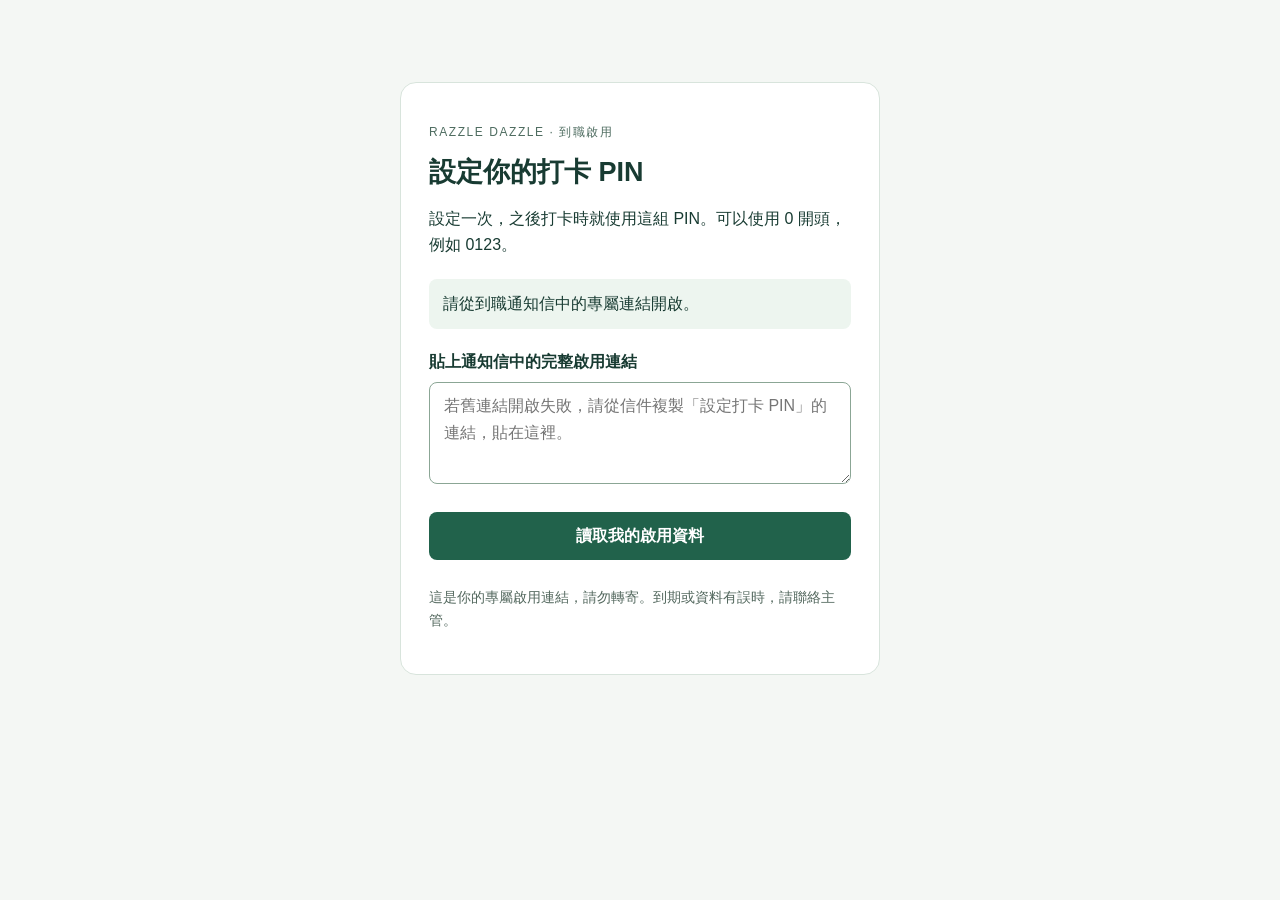
<file: pin.html>
<!doctype html>
<html lang="zh-Hant">
<head>
  <meta charset="utf-8"><meta name="viewport" content="width=device-width,initial-scale=1">
  <meta name="referrer" content="no-referrer"><title>設定打卡 PIN｜Razzle Dazzle</title>
  <link rel="stylesheet" href="pin.css">
</head>
<body><main>
  <p class="brand">RAZZLE DAZZLE · 到職啟用</p><h1>設定你的打卡 PIN</h1>
  <p>設定一次，之後打卡時就使用這組 PIN。可以使用 0 開頭，例如 0123。</p>
  <div id="status" class="notice" role="status" aria-live="polite">請從到職通知信中的專屬連結開啟。</div>
  <form id="link-form" hidden><label for="activation-link">貼上通知信中的完整啟用連結</label>
    <textarea id="activation-link" rows="3" autocomplete="off" spellcheck="false" required placeholder="若舊連結開啟失敗，請從信件複製「設定打卡 PIN」的連結，貼在這裡。"></textarea>
    <button type="submit">讀取我的啟用資料</button>
  </form>
  <form id="pin-form" hidden autocomplete="off">
    <p id="employee" class="employee"></p><p id="expiry" class="hint"></p>
    <label for="pin">4 位數字 PIN</label><input id="pin" type="password" inputmode="numeric" pattern="[0-9]{4}" minlength="4" maxlength="4" autocomplete="new-password" required>
    <label for="pin-again">再次輸入 PIN</label><input id="pin-again" type="password" inputmode="numeric" pattern="[0-9]{4}" minlength="4" maxlength="4" autocomplete="new-password" required>
    <p class="hint">請記住這組 PIN。啟用連結只能完成第一次設定，無法更改已設定的 PIN。</p>
    <button id="submit" type="submit">設定 PIN 並啟用</button>
  </form>
  <p class="hint footnote">這是你的專屬啟用連結，請勿轉寄。到期或資料有誤時，請聯絡主管。</p>
</main><script src="pin.js?v=b054b7eb4dc0"></script></body></html>
</file>
<file: onboarding.css>
:root{font-family:-apple-system,BlinkMacSystemFont,'PingFang TC','Microsoft JhengHei',sans-serif;color:#193b35;background:#f2f6f3;font-size:16px;line-height:1.6}*{box-sizing:border-box}body{margin:0}header,main,footer{max-width:1180px;margin:auto;padding:24px}header{padding-top:40px}.brand{font-size:12px;letter-spacing:.18em;font-weight:750;color:#287360}h1{font-size:32px;line-height:1.3;margin:12px 0}h2{font-size:21px;margin:0 0 18px}h3{font-size:16px;margin:24px 0 12px}p{margin:8px 0 18px}header p,.hint,footer{color:#657970}.card{background:white;border:1px solid #d7e3dc;border-radius:16px;padding:26px;margin-bottom:20px}.grid{display:grid;grid-template-columns:repeat(2,minmax(0,1fr));gap:16px 22px}.wide{grid-column:1/-1}label{display:block;font-size:14px;font-weight:650}input,select,textarea{display:block;width:100%;font:inherit;color:inherit;border:1px solid #a9c0b6;border-radius:8px;padding:11px 12px;margin-top:5px;background:#fff}textarea{min-height:88px;resize:vertical}input:focus,select:focus,textarea:focus,button:focus-visible{outline:3px solid #a5d8c2;outline-offset:2px}button{font:inherit;font-weight:700;border:1px solid #216650;color:#fff;background:#216650;padding:11px 18px;border-radius:9px;cursor:pointer}button.secondary{background:#fff;color:#216650}button:disabled{opacity:.5;cursor:wait}.hint{font-size:13px}.toolbar{display:flex;align-items:center;justify-content:space-between;gap:12px;margin-bottom:20px}.toolbar>div{display:flex;gap:10px}.layout{display:grid;grid-template-columns:290px minmax(0,1fr);gap:22px}.case{width:100%;display:block;text-align:left;background:#fff;color:#193b35;border:1px solid #d7e3dc;margin:10px 0;padding:14px}.case.selected{background:#eaf5ee;border-color:#216650}.case small{display:block;font-weight:400;color:#62746c}.badge{display:inline-block;font-size:12px;padding:4px 9px;border-radius:6px;background:#e8f2ec;color:#216650}.notice{padding:15px 18px;border-radius:9px;background:#e6f3eb;margin:0 0 20px}.error{background:#fff0ed;color:#9a342b}.details-list{display:grid;grid-template-columns:100px 1fr;gap:8px;font-size:14px}.details-list dt{color:#63786e}.details-list dd{margin:0;overflow-wrap:anywhere}.steps{font-size:14px;padding:12px 16px;background:#f5f8f6;border-radius:8px;white-space:pre-line}.actions{display:flex;flex-wrap:wrap;gap:10px;margin-top:22px}summary{cursor:pointer;font-weight:700}.setup{margin-top:24px}.setup label{margin:14px 0}.setup input[type=file]{padding:8px}dialog{width:min(560px,calc(100% - 32px));border:1px solid #bed1c6;border-radius:16px;padding:28px;color:inherit}dialog::backdrop{background:#102d2566}.locked{padding:12px;background:#fff6e7;border-radius:8px;color:#805310}footer{font-size:12px;padding-bottom:40px}[hidden]{display:none!important}@media(max-width:760px){header,main,footer{padding:18px}.layout,.grid{grid-template-columns:1fr}.card{padding:20px}h1{font-size:27px}.toolbar{align-items:flex-start;flex-wrap:wrap}.toolbar>div{flex-wrap:wrap}.wide{grid-column:auto}button{font-size:14px}aside #cases{max-height:280px;overflow:auto}}

#registry-summary{white-space:pre-wrap;overflow-wrap:anywhere;max-height:50vh;overflow:auto;font:inherit;font-size:14px;background:#f4f7f5;padding:14px;border-radius:8px}

#case-count{margin-top:12px}.case-pagination{display:flex;align-items:center;justify-content:space-between;gap:6px;margin-top:16px}.case-pagination button{padding:7px 9px;font-size:13px}
</file>
<file: manager.css>
.auth-card{max-width:680px;margin:0 auto 24px}.auth-tabs{display:flex;gap:10px;flex-wrap:wrap;margin-bottom:22px}.auth-tabs button[aria-pressed=true]{background:#216650;color:#fff}.auth-card form>label{margin-bottom:16px}.auth-card .actions{margin-top:18px}.auth-card h2{margin-bottom:10px}.auth-scope{padding:16px 18px;background:#edf5ef;border-radius:10px;margin:18px 0}.auth-scope p{margin:5px 0}.auth-scope strong{font-size:14px}.auth-link{font-size:14px;background:transparent;border-color:transparent;color:#216650;padding:8px 0}.auth-card .hint{margin:10px 0 16px}.auth-card .notice{margin-top:18px;margin-bottom:0}.auth-status{font-weight:650}.manager-owner{max-width:680px;margin:24px auto}.manager-owner summary{font-size:14px}.manager-owner[open] summary{margin-bottom:20px}.account-list{display:grid;gap:14px}.account-item{padding:15px;border:1px solid #d7e3dc;border-radius:10px;overflow-wrap:anywhere}.account-item p{margin:5px 0}.account-item button{margin-top:10px}.manager-tools .toolbar{margin-bottom:8px}.manager-tools .hint{margin-bottom:0}.manager-tools a{color:#216650}.manager-tools h2{font-size:18px;margin:0}.auth-card .details-list{grid-template-columns:80px 1fr}.auth-card input[type=password]{font-family:inherit}.auth-card .full-width{width:100%}@media(max-width:760px){.auth-card{max-width:none}.auth-tabs button{flex:1}.auth-tabs{gap:8px}.auth-card .details-list{grid-template-columns:1fr;gap:2px}.auth-card .details-list dd{margin-bottom:10px}.manager-tools .toolbar{display:block}.manager-tools h2{margin-bottom:10px}}
</file>
<file: pin.css>
:root{font:16px/1.65 -apple-system,BlinkMacSystemFont,"Segoe UI",sans-serif;color:#183b32;background:#f4f7f4}*{box-sizing:border-box}[hidden]{display:none!important}body{margin:0;padding:28px 18px}main{max-width:480px;margin:6vh auto;background:#fff;border:1px solid #d8e4dc;border-radius:16px;padding:28px}h1{font-size:27px;line-height:1.3;margin:7px 0 14px}.brand{font-size:12px;letter-spacing:.13em;color:#4e6c60}.hint{font-size:14px;color:#53685e}.notice{padding:12px 14px;border-radius:8px;background:#edf5ef;margin:20px 0;white-space:pre-wrap}.notice.error{background:#fff0ed;color:#902b23}label{display:block;margin:20px 0 7px;font-weight:600}input,textarea{width:100%;font:inherit;border:1px solid #8ba695;border-radius:8px;padding:10px 14px}input[type=password]{font:24px/1.5 monospace;letter-spacing:.25em}textarea{overflow-wrap:anywhere;resize:vertical}button{width:100%;margin-top:20px;border:0;border-radius:8px;background:#21624b;color:#fff;font:600 16px/1.5 -apple-system,BlinkMacSystemFont,"Segoe UI",sans-serif;padding:12px;cursor:pointer}button:disabled{opacity:.55;cursor:wait}a{display:inline-block;margin-top:18px;color:#21624b}.employee{font-weight:650}input:focus-visible,textarea:focus-visible,button:focus-visible,a:focus-visible{outline:3px solid #d9ad4f;outline-offset:3px}.footnote{margin-top:26px}@media(max-width:420px){body{padding:16px}main{padding:22px;margin:20px auto}}
</file>
